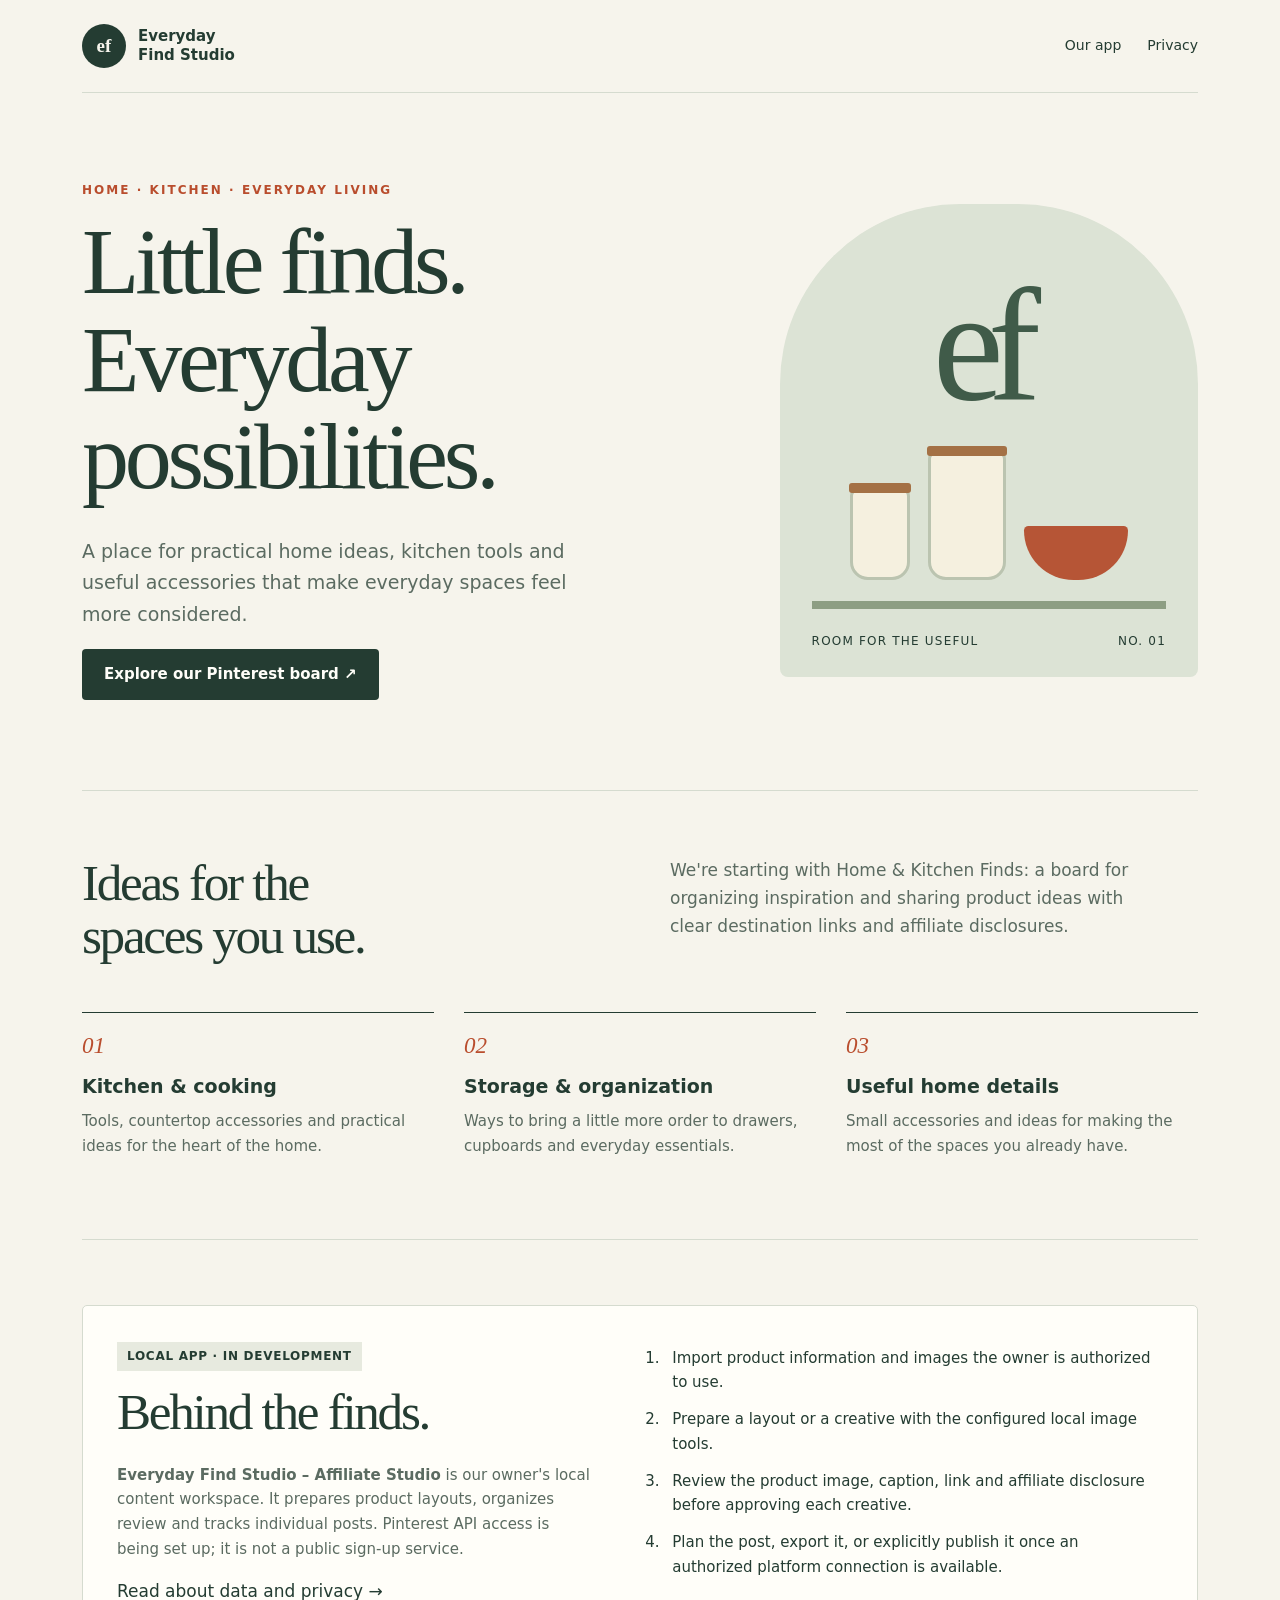
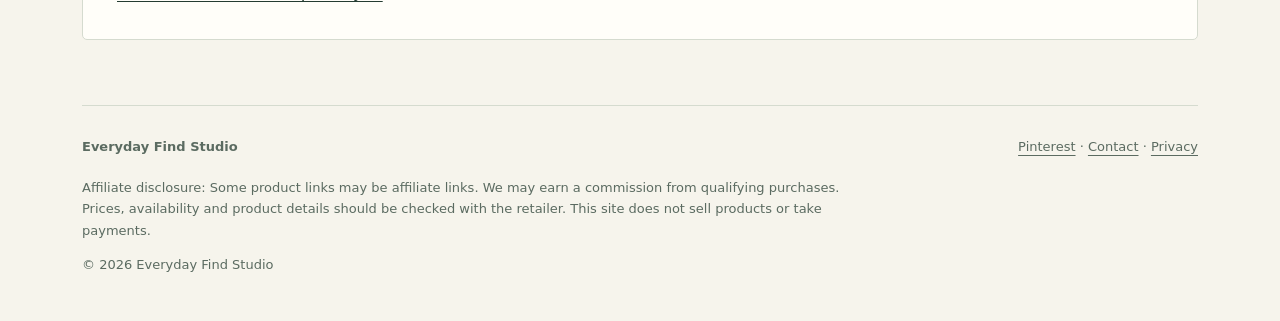
<file: index.html>
<!doctype html>
<html lang="en">
<head>
  <meta charset="utf-8">
  <meta name="viewport" content="width=device-width, initial-scale=1">
  <meta name="description" content="Everyday Find Studio: useful finds for home, kitchen and everyday living, with a local workspace for preparing and reviewing affiliate content.">
  <title>Everyday Find Studio — Useful finds for everyday living</title>
  <link rel="stylesheet" href="styles.css">
</head>
<body>
  <a class="skip" href="#main">Skip to content</a>
  <div class="wrap">
    <header class="masthead">
      <a class="brand" href="index.html"><span class="mark" aria-hidden="true">ef</span><span>Everyday<br>Find Studio</span></a>
      <nav aria-label="Main navigation"><a href="#studio">Our app</a><a href="privacy.html">Privacy</a></nav>
    </header>
    <main id="main">
      <section class="hero" aria-labelledby="hero-title">
        <div>
          <p class="eyebrow">Home · Kitchen · Everyday living</p>
          <h1 id="hero-title">Little finds.<br>Everyday possibilities.</h1>
          <p class="intro">A place for practical home ideas, kitchen tools and useful accessories that make everyday spaces feel more considered.</p>
          <a class="button" href="https://www.pinterest.com/everydayfindstudioca/home-kitchen-finds/" rel="noopener noreferrer">Explore our Pinterest board ↗</a>
        </div>
        <div class="editorial" aria-hidden="true">
          <div class="large-mark">ef</div>
          <div class="shelf"><span class="jar"></span><span class="jar tall"></span><span class="bowl"></span></div>
          <div class="caption"><span>Room for the useful</span><span>No. 01</span></div>
        </div>
      </section>
      <section class="section" aria-labelledby="topics-title">
        <div class="section-head"><h2 id="topics-title">Ideas for the<br>spaces you use.</h2><p>We're starting with Home &amp; Kitchen Finds: a board for organizing inspiration and sharing product ideas with clear destination links and affiliate disclosures.</p></div>
        <div class="topics">
          <article class="topic"><span class="number">01</span><h3>Kitchen &amp; cooking</h3><p>Tools, countertop accessories and practical ideas for the heart of the home.</p></article>
          <article class="topic"><span class="number">02</span><h3>Storage &amp; organization</h3><p>Ways to bring a little more order to drawers, cupboards and everyday essentials.</p></article>
          <article class="topic"><span class="number">03</span><h3>Useful home details</h3><p>Small accessories and ideas for making the most of the spaces you already have.</p></article>
        </div>
      </section>
      <section class="section" id="studio" aria-labelledby="studio-title">
        <div class="studio">
          <div><span class="status">Local app · In development</span><h2 id="studio-title">Behind the finds.</h2><p><strong>Everyday Find Studio – Affiliate Studio</strong> is our owner's local content workspace. It prepares product layouts, organizes review and tracks individual posts. Pinterest API access is being set up; it is not a public sign-up service.</p><a href="privacy.html">Read about data and privacy →</a></div>
          <ol class="steps"><li>Import product information and images the owner is authorized to use.</li><li>Prepare a layout or a creative with the configured local image tools.</li><li>Review the product image, caption, link and affiliate disclosure before approving each creative.</li><li>Plan the post, export it, or explicitly publish it once an authorized platform connection is available.</li></ol>
        </div>
      </section>
    </main>
    <footer><div class="footer-top"><strong>Everyday Find Studio</strong><span><a href="https://www.pinterest.com/everydayfindstudioca/" rel="noopener noreferrer">Pinterest</a> · <a href="mailto:everydayfindstudioca@gmail.com">Contact</a> · <a href="privacy.html">Privacy</a></span></div><p class="disclosure">Affiliate disclosure: Some product links may be affiliate links. We may earn a commission from qualifying purchases. Prices, availability and product details should be checked with the retailer. This site does not sell products or take payments.</p><span>© 2026 Everyday Find Studio</span></footer>
  </div>
</body>
</html>
</file>
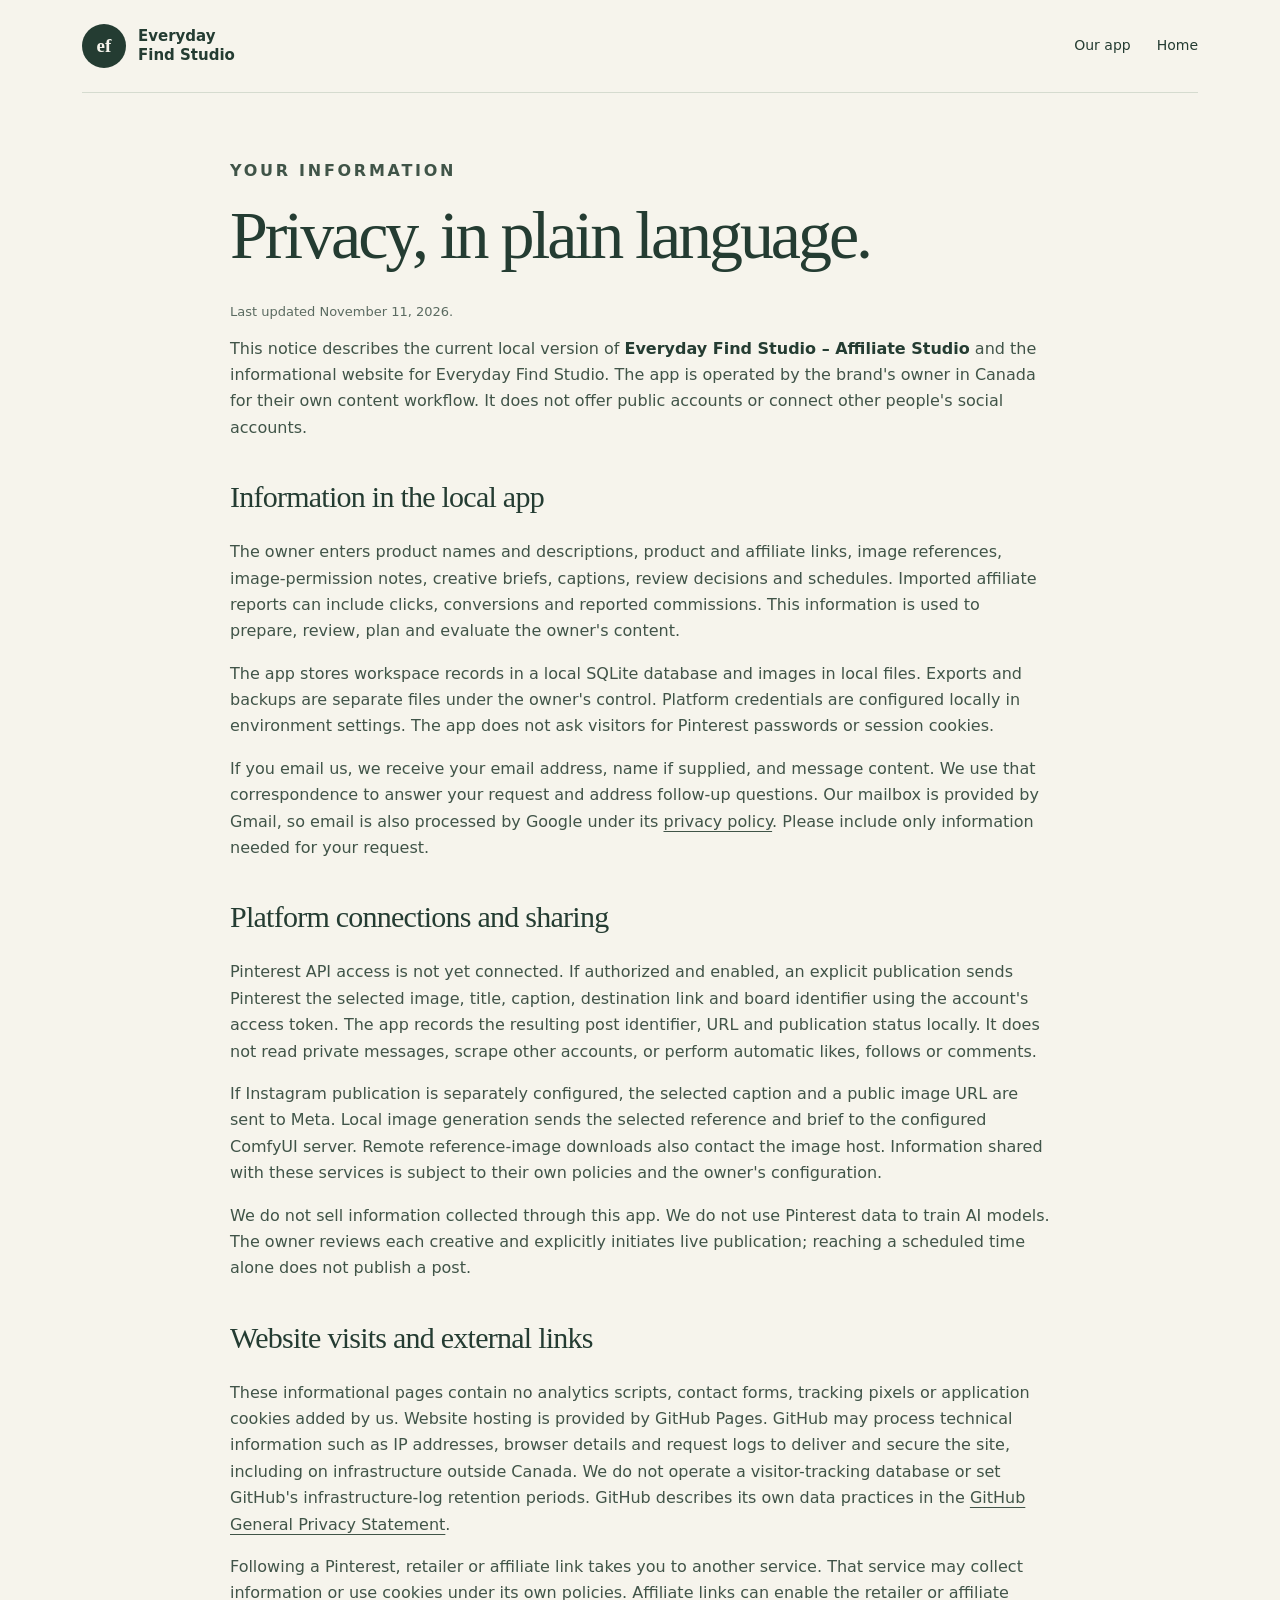
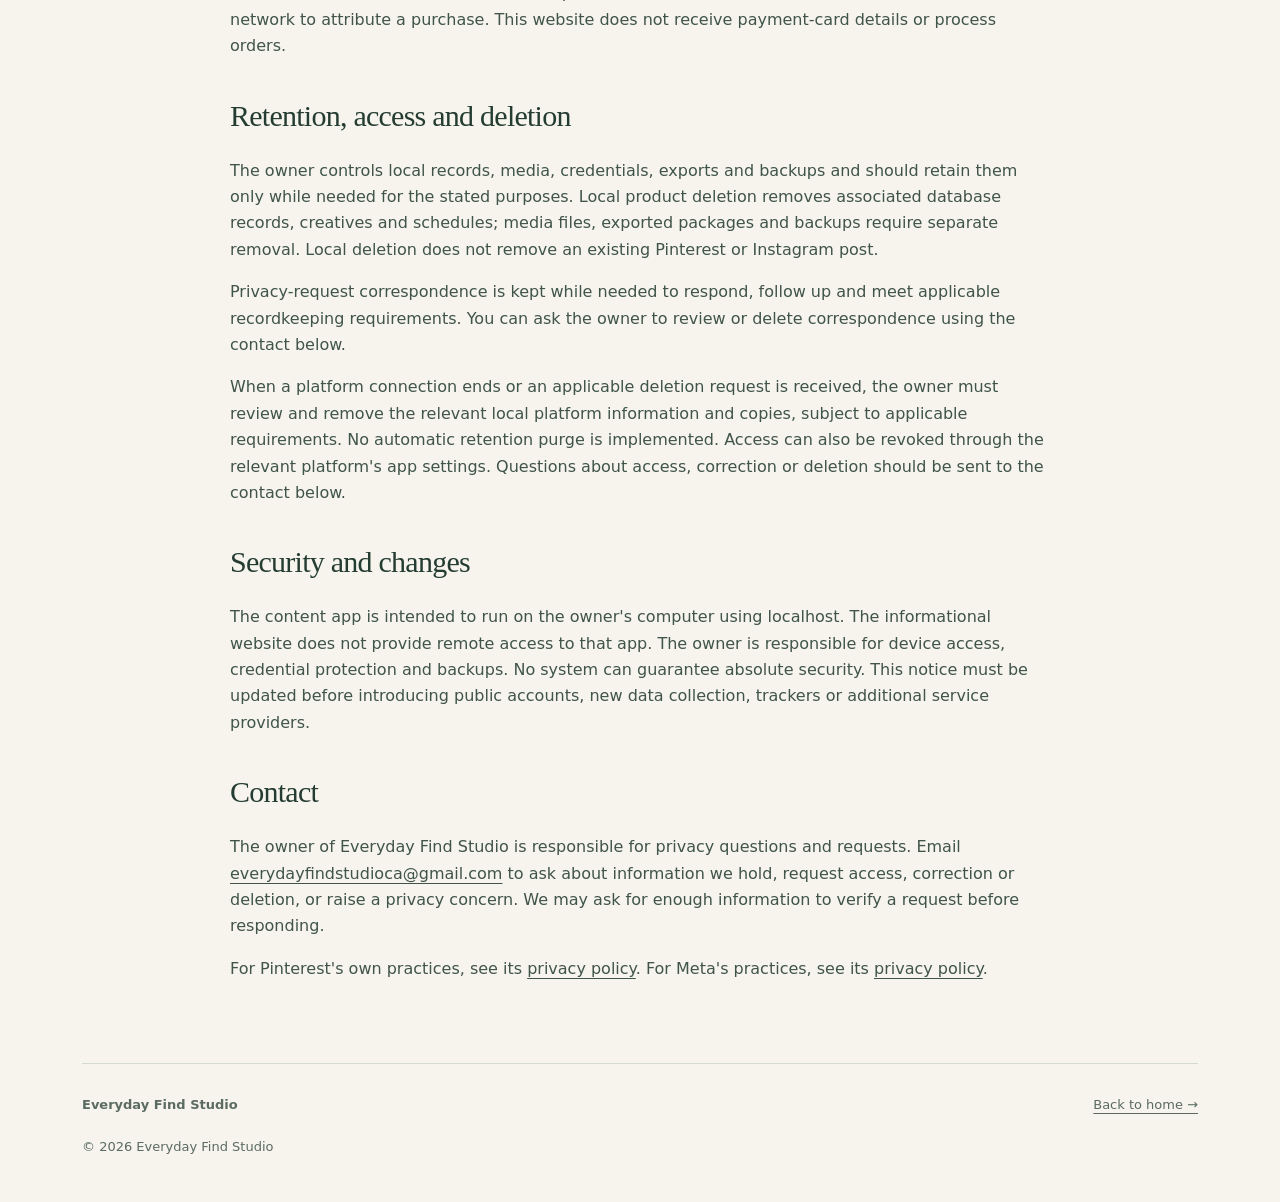
<file: privacy.html>
<!doctype html>
<html lang="en">
<head>
  <meta charset="utf-8">
  <meta name="viewport" content="width=device-width, initial-scale=1">
  <meta name="robots" content="noindex">
  <meta name="description" content="Privacy notice for Everyday Find Studio and its owner's local Affiliate Studio application.">
  <title>Privacy — Everyday Find Studio</title>
  <link rel="stylesheet" href="styles.css">
</head>
<body>
  <a class="skip" href="#main">Skip to content</a>
  <div class="wrap">
    <header class="masthead"><a class="brand" href="index.html"><span class="mark" aria-hidden="true">ef</span><span>Everyday<br>Find Studio</span></a><nav aria-label="Main navigation"><a href="index.html#studio">Our app</a><a href="index.html">Home</a></nav></header>
    <main id="main" class="policy">
      <p class="eyebrow">Your information</p><h1>Privacy, in plain language.</h1>
      <p class="meta">Last updated November 11, 2026.</p>
      <p>This notice describes the current local version of <strong>Everyday Find Studio – Affiliate Studio</strong> and the informational website for Everyday Find Studio. The app is operated by the brand's owner in Canada for their own content workflow. It does not offer public accounts or connect other people's social accounts.</p>
      <h2>Information in the local app</h2>
      <p>The owner enters product names and descriptions, product and affiliate links, image references, image-permission notes, creative briefs, captions, review decisions and schedules. Imported affiliate reports can include clicks, conversions and reported commissions. This information is used to prepare, review, plan and evaluate the owner's content.</p>
      <p>The app stores workspace records in a local SQLite database and images in local files. Exports and backups are separate files under the owner's control. Platform credentials are configured locally in environment settings. The app does not ask visitors for Pinterest passwords or session cookies.</p>
      <p>If you email us, we receive your email address, name if supplied, and message content. We use that correspondence to answer your request and address follow-up questions. Our mailbox is provided by Gmail, so email is also processed by Google under its <a href="https://policies.google.com/privacy" rel="noopener noreferrer">privacy policy</a>. Please include only information needed for your request.</p>
      <h2>Platform connections and sharing</h2>
      <p>Pinterest API access is not yet connected. If authorized and enabled, an explicit publication sends Pinterest the selected image, title, caption, destination link and board identifier using the account's access token. The app records the resulting post identifier, URL and publication status locally. It does not read private messages, scrape other accounts, or perform automatic likes, follows or comments.</p>
      <p>If Instagram publication is separately configured, the selected caption and a public image URL are sent to Meta. Local image generation sends the selected reference and brief to the configured ComfyUI server. Remote reference-image downloads also contact the image host. Information shared with these services is subject to their own policies and the owner's configuration.</p>
      <p>We do not sell information collected through this app. We do not use Pinterest data to train AI models. The owner reviews each creative and explicitly initiates live publication; reaching a scheduled time alone does not publish a post.</p>
      <h2>Website visits and external links</h2>
      <p>These informational pages contain no analytics scripts, contact forms, tracking pixels or application cookies added by us. Website hosting is provided by GitHub Pages. GitHub may process technical information such as IP addresses, browser details and request logs to deliver and secure the site, including on infrastructure outside Canada. We do not operate a visitor-tracking database or set GitHub's infrastructure-log retention periods. GitHub describes its own data practices in the <a href="https://docs.github.com/en/site-policy/privacy-policies/github-general-privacy-statement" rel="noopener noreferrer">GitHub General Privacy Statement</a>.</p>
      <p>Following a Pinterest, retailer or affiliate link takes you to another service. That service may collect information or use cookies under its own policies. Affiliate links can enable the retailer or affiliate network to attribute a purchase. This website does not receive payment-card details or process orders.</p>
      <h2>Retention, access and deletion</h2>
      <p>The owner controls local records, media, credentials, exports and backups and should retain them only while needed for the stated purposes. Local product deletion removes associated database records, creatives and schedules; media files, exported packages and backups require separate removal. Local deletion does not remove an existing Pinterest or Instagram post.</p>
      <p>Privacy-request correspondence is kept while needed to respond, follow up and meet applicable recordkeeping requirements. You can ask the owner to review or delete correspondence using the contact below.</p>
      <p>When a platform connection ends or an applicable deletion request is received, the owner must review and remove the relevant local platform information and copies, subject to applicable requirements. No automatic retention purge is implemented. Access can also be revoked through the relevant platform's app settings. Questions about access, correction or deletion should be sent to the contact below.</p>
      <h2>Security and changes</h2>
      <p>The content app is intended to run on the owner's computer using localhost. The informational website does not provide remote access to that app. The owner is responsible for device access, credential protection and backups. No system can guarantee absolute security. This notice must be updated before introducing public accounts, new data collection, trackers or additional service providers.</p>
      <h2>Contact</h2>
      <p>The owner of Everyday Find Studio is responsible for privacy questions and requests. Email <a href="mailto:everydayfindstudioca@gmail.com">everydayfindstudioca@gmail.com</a> to ask about information we hold, request access, correction or deletion, or raise a privacy concern. We may ask for enough information to verify a request before responding.</p>
      <p>For Pinterest's own practices, see its <a href="https://policy.pinterest.com/privacy-policy" rel="noopener noreferrer">privacy policy</a>. For Meta's practices, see its <a href="https://www.facebook.com/privacy/policy/" rel="noopener noreferrer">privacy policy</a>.</p>
    </main>
    <footer><div class="footer-top"><strong>Everyday Find Studio</strong><a href="index.html">Back to home →</a></div><span>© 2026 Everyday Find Studio</span></footer>
  </div>
</body>
</html>
</file>
<file: styles.css>
:root{color-scheme:light;--paper:#f6f4ec;--ink:#243c32;--muted:#5b6b61;--line:#d5dbcf;--accent:#b94d2d;--white:#fffef9}*{box-sizing:border-box}html{scroll-behavior:smooth}body{margin:0;background:var(--paper);color:var(--ink);font:17px/1.65 system-ui,-apple-system,BlinkMacSystemFont,"Segoe UI",sans-serif}a{color:inherit;text-underline-offset:4px}a:hover{color:var(--accent)}a:focus-visible,summary:focus-visible{outline:3px solid var(--accent);outline-offset:5px}.skip{position:absolute;top:-90px;left:20px;padding:12px;background:var(--white);z-index:4}.skip:focus{top:10px}.wrap{max-width:1180px;margin:auto;padding:0 32px}.masthead{display:flex;align-items:center;justify-content:space-between;gap:24px;padding:24px 0;border-bottom:1px solid var(--line)}.brand{display:flex;align-items:center;gap:12px;text-decoration:none;font-size:15px;font-weight:750;line-height:1.25}.mark{display:grid;place-items:center;width:44px;height:44px;background:var(--ink);color:var(--paper);border-radius:50%;font-family:Georgia,serif;font-size:19px}.masthead nav{display:flex;gap:26px;font-size:14px}.masthead nav a{text-decoration:none}.eyebrow{font-size:12px;letter-spacing:.17em;text-transform:uppercase;font-weight:750;color:var(--accent)}h1,h2,h3,p{margin-top:0}h1,h2{font-family:Georgia,"Times New Roman",serif;font-weight:400;line-height:1.04;letter-spacing:-.045em}h1{font-size:clamp(54px,7.5vw,94px);margin-bottom:30px}h2{font-size:clamp(35px,4vw,52px);margin-bottom:24px}h3{font-size:19px;line-height:1.3;margin-bottom:10px}.hero{display:grid;grid-template-columns:1.2fr .8fr;align-items:center;gap:70px;padding:88px 0 90px}.intro{max-width:520px;color:var(--muted);font-size:19px}.button{display:inline-flex;background:var(--ink);color:var(--white);padding:13px 22px;text-decoration:none;border-radius:4px;font-size:15px;font-weight:650}.button:hover{background:#365847;color:var(--white)}.editorial{background:#dce3d5;border-radius:180px 180px 8px 8px;min-height:440px;padding:45px 32px 26px;display:flex;flex-direction:column;justify-content:space-between;overflow:hidden}.large-mark{font-family:Georgia,serif;font-size:160px;line-height:1.2;text-align:center;letter-spacing:-.1em;padding-right:20px;color:#405b49}.shelf{display:flex;align-items:flex-end;justify-content:center;gap:18px;padding-bottom:21px;border-bottom:8px solid #8d9e83;margin:10px 0 23px}.jar{height:92px;width:60px;background:#f5f0df;border:3px solid #bbc4b0;border-radius:8px 8px 18px 18px;position:relative}.jar:before{content:"";position:absolute;height:10px;background:#a47145;left:-4px;right:-4px;top:-8px;border-radius:3px}.jar.tall{height:129px;width:78px}.bowl{width:104px;height:54px;background:#b65536;border-radius:5px 5px 55px 55px}.caption{font-size:12px;letter-spacing:.1em;text-transform:uppercase;display:flex;justify-content:space-between;gap:15px}.section{border-top:1px solid var(--line);padding:65px 0}.section-head{display:grid;grid-template-columns:1fr 1fr;gap:60px}.section-head>p{color:var(--muted);max-width:490px}.topics{display:grid;grid-template-columns:repeat(3,1fr);gap:30px;margin-top:26px}.topic{padding-top:20px;border-top:1px solid var(--ink)}.number{font:italic 23px Georgia,serif;color:var(--accent);display:block;margin-bottom:15px}.topic p{font-size:15px;color:var(--muted)}.studio{background:var(--white);padding:34px;border:1px solid var(--line);border-radius:5px;display:grid;grid-template-columns:1fr 1.1fr;gap:50px}.studio p{font-size:15px;color:var(--muted)}.status{display:inline-block;font-size:12px;font-weight:650;letter-spacing:.06em;text-transform:uppercase;padding:5px 10px;background:#e7eadf;margin-bottom:14px}.steps{margin:0;padding-left:23px;font-size:15px}.steps li{padding:6px 0 6px 8px}footer{border-top:1px solid var(--line);padding:30px 0 45px;color:var(--muted);font-size:13px}.footer-top{display:flex;justify-content:space-between;gap:24px;margin-bottom:20px}.disclosure{max-width:760px}.draft{background:#fff1cf;color:#664b14;border-bottom:1px solid #e8d39e;padding:12px 32px;font-size:13px;text-align:center}.policy{max-width:820px;margin:auto;padding:65px 0}.policy h1{font-size:clamp(46px,6vw,68px)}.policy h2{font-size:30px;letter-spacing:-.025em;margin-top:38px;line-height:1.2}.policy p,.policy li{font-size:16px;color:#405448}.policy ul{padding-left:24px}.policy .meta{font-size:13px;color:var(--muted)}.pending{background:#fff1cf;border-left:3px solid #b78a35;padding:18px;font-size:15px}.policy strong{color:var(--ink)}@media(max-width:740px){.wrap{padding:0 22px}.masthead{align-items:flex-start}.masthead nav{gap:16px;font-size:13px}.brand{font-size:13px;max-width:170px}.mark{flex-shrink:0;width:37px;height:37px}.hero{grid-template-columns:1fr;gap:40px;padding:52px 0}.editorial{min-height:330px;max-width:450px;width:100%;margin:auto}.large-mark{font-size:110px}.section-head,.studio{grid-template-columns:1fr;gap:15px}.topics{grid-template-columns:1fr;gap:14px}.section{padding:44px 0}.studio{padding:24px}.footer-top{flex-direction:column;gap:8px}.policy{padding:42px 0}.draft{padding:10px 20px}.intro{font-size:17px}}@media(prefers-reduced-motion:reduce){html{scroll-behavior:auto}}
</file>
